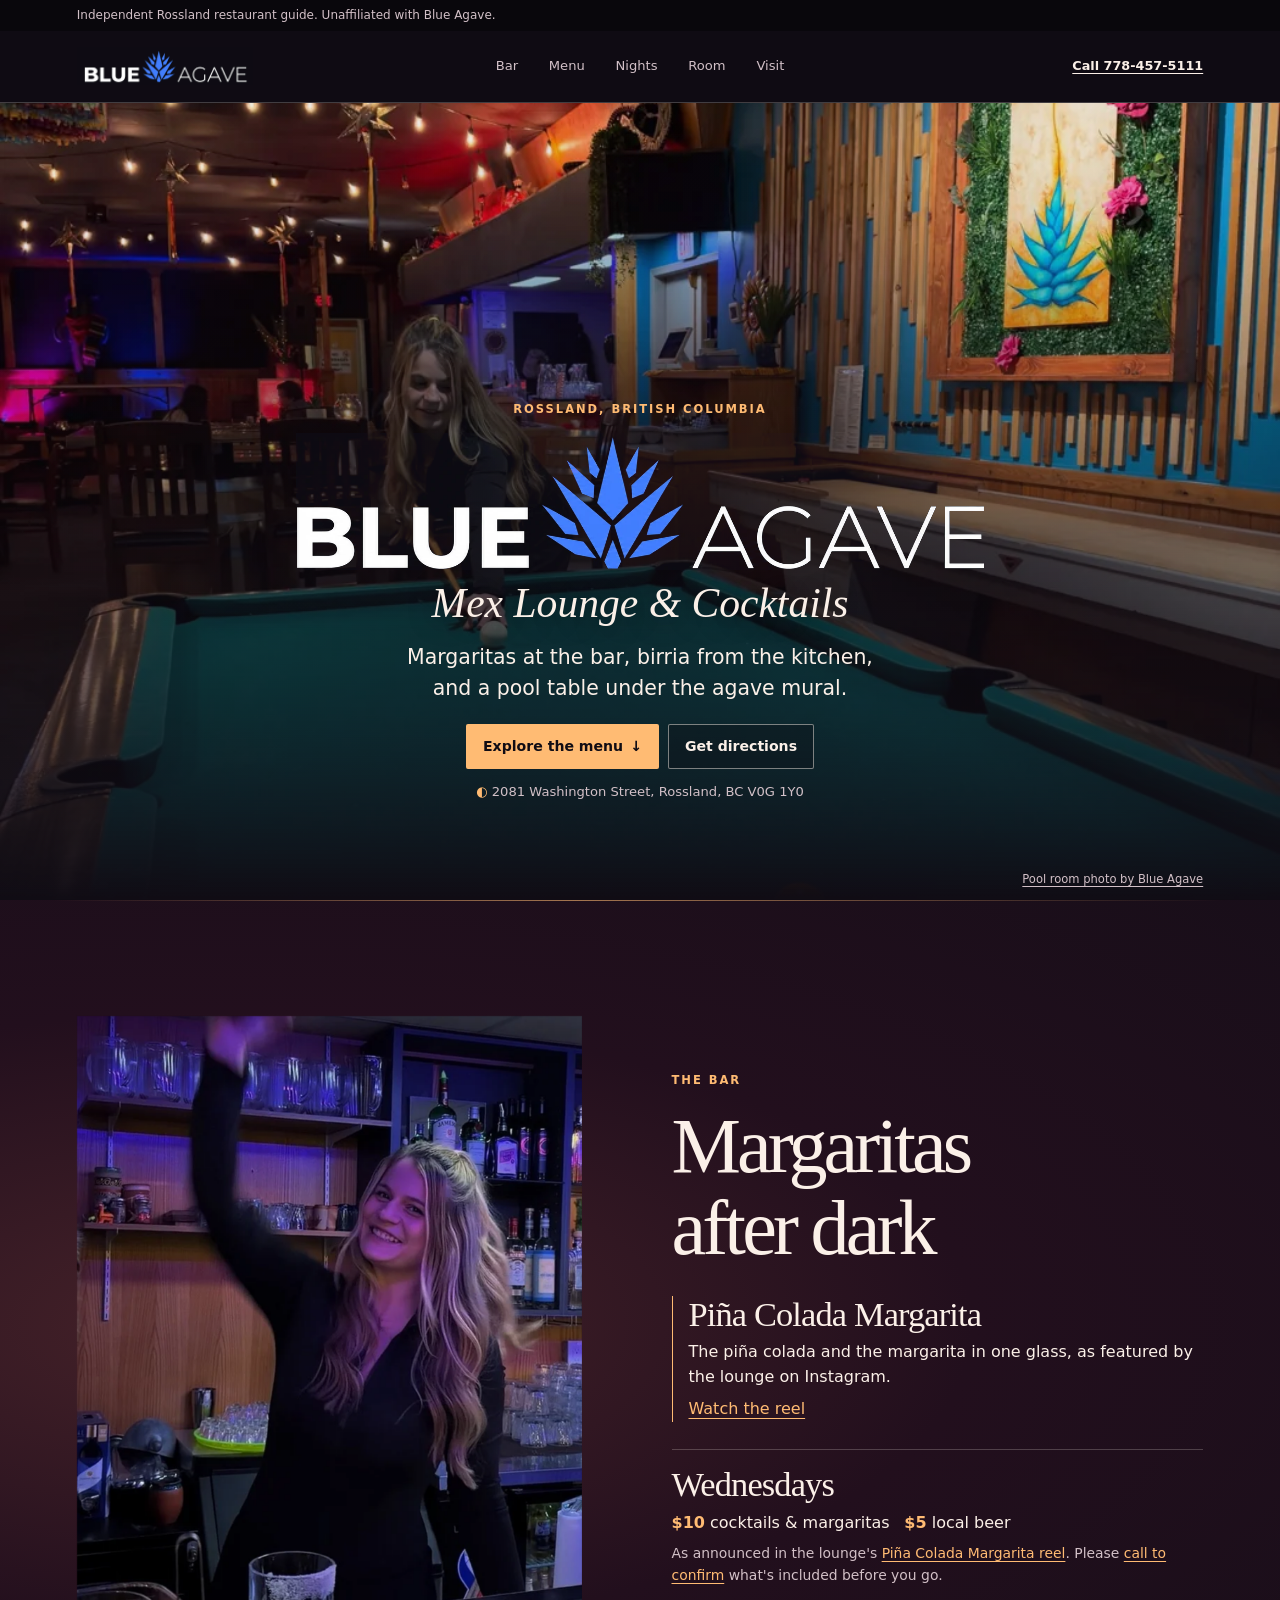
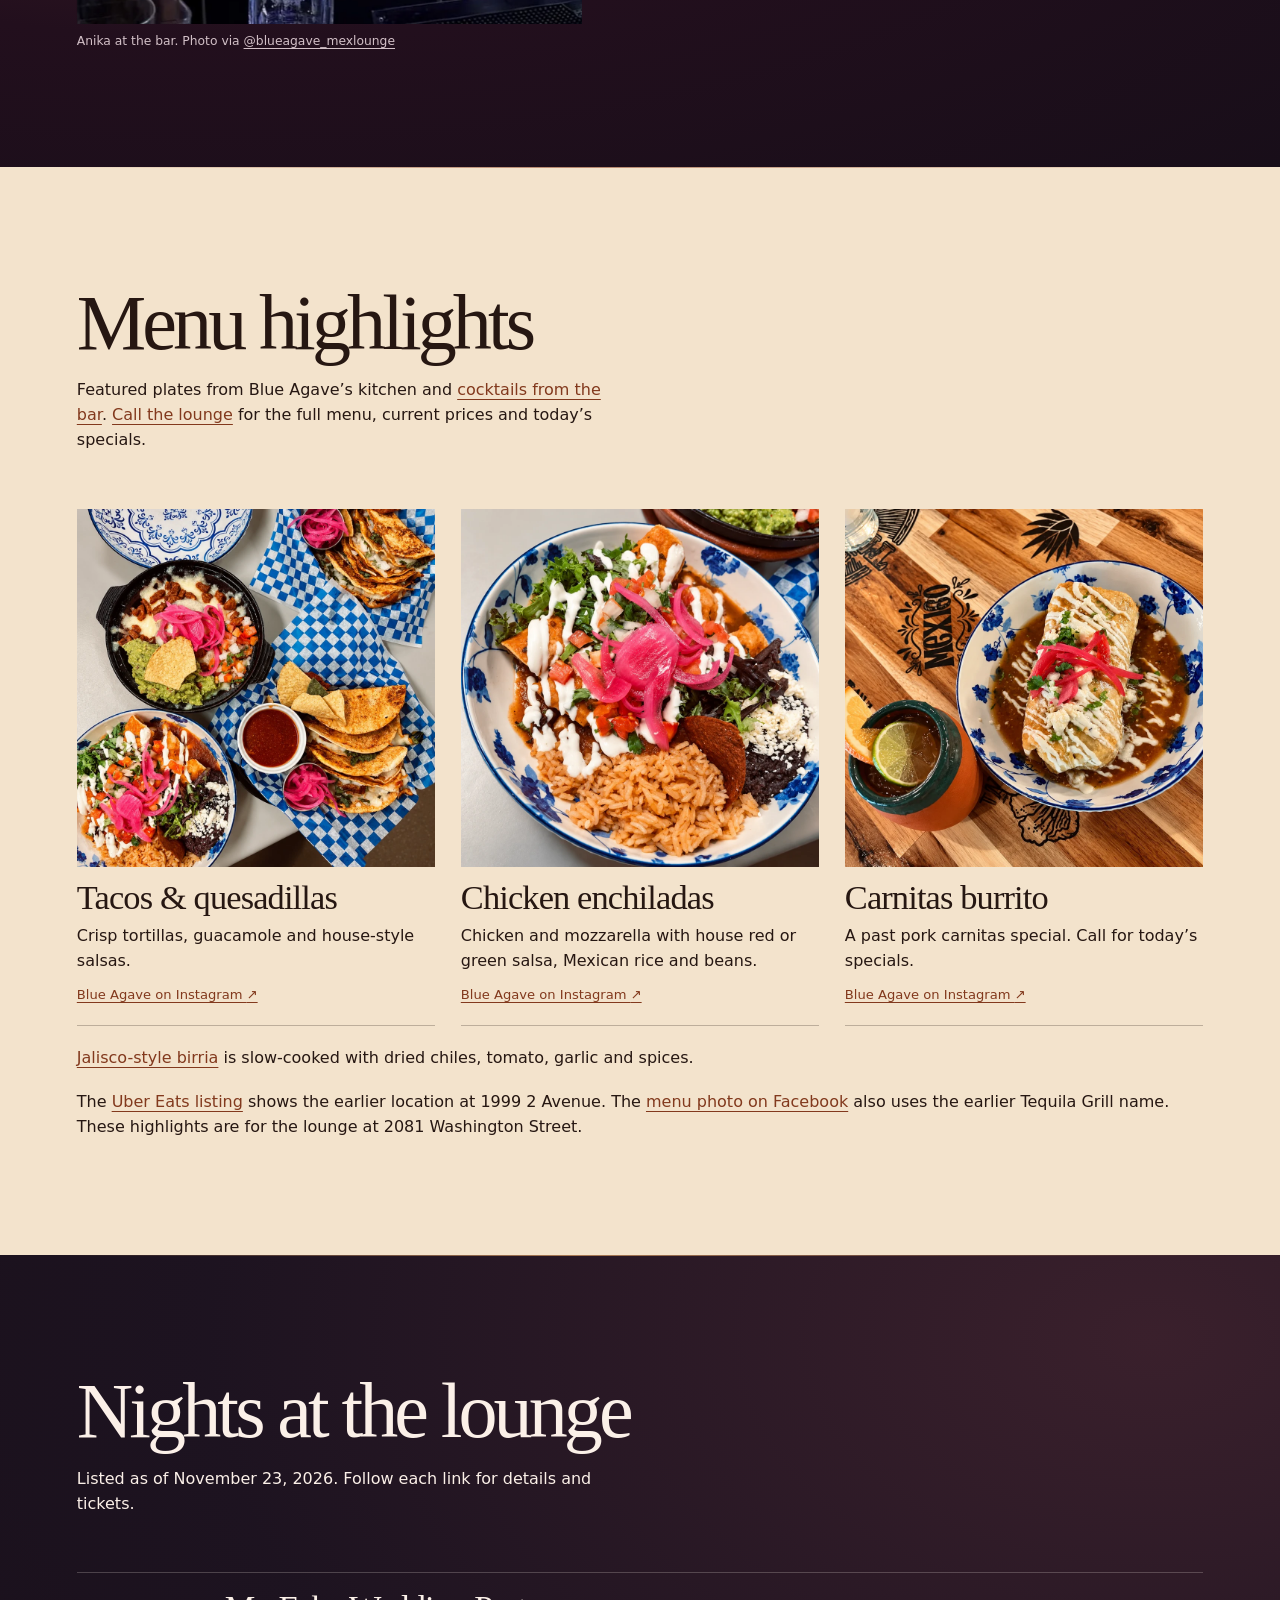
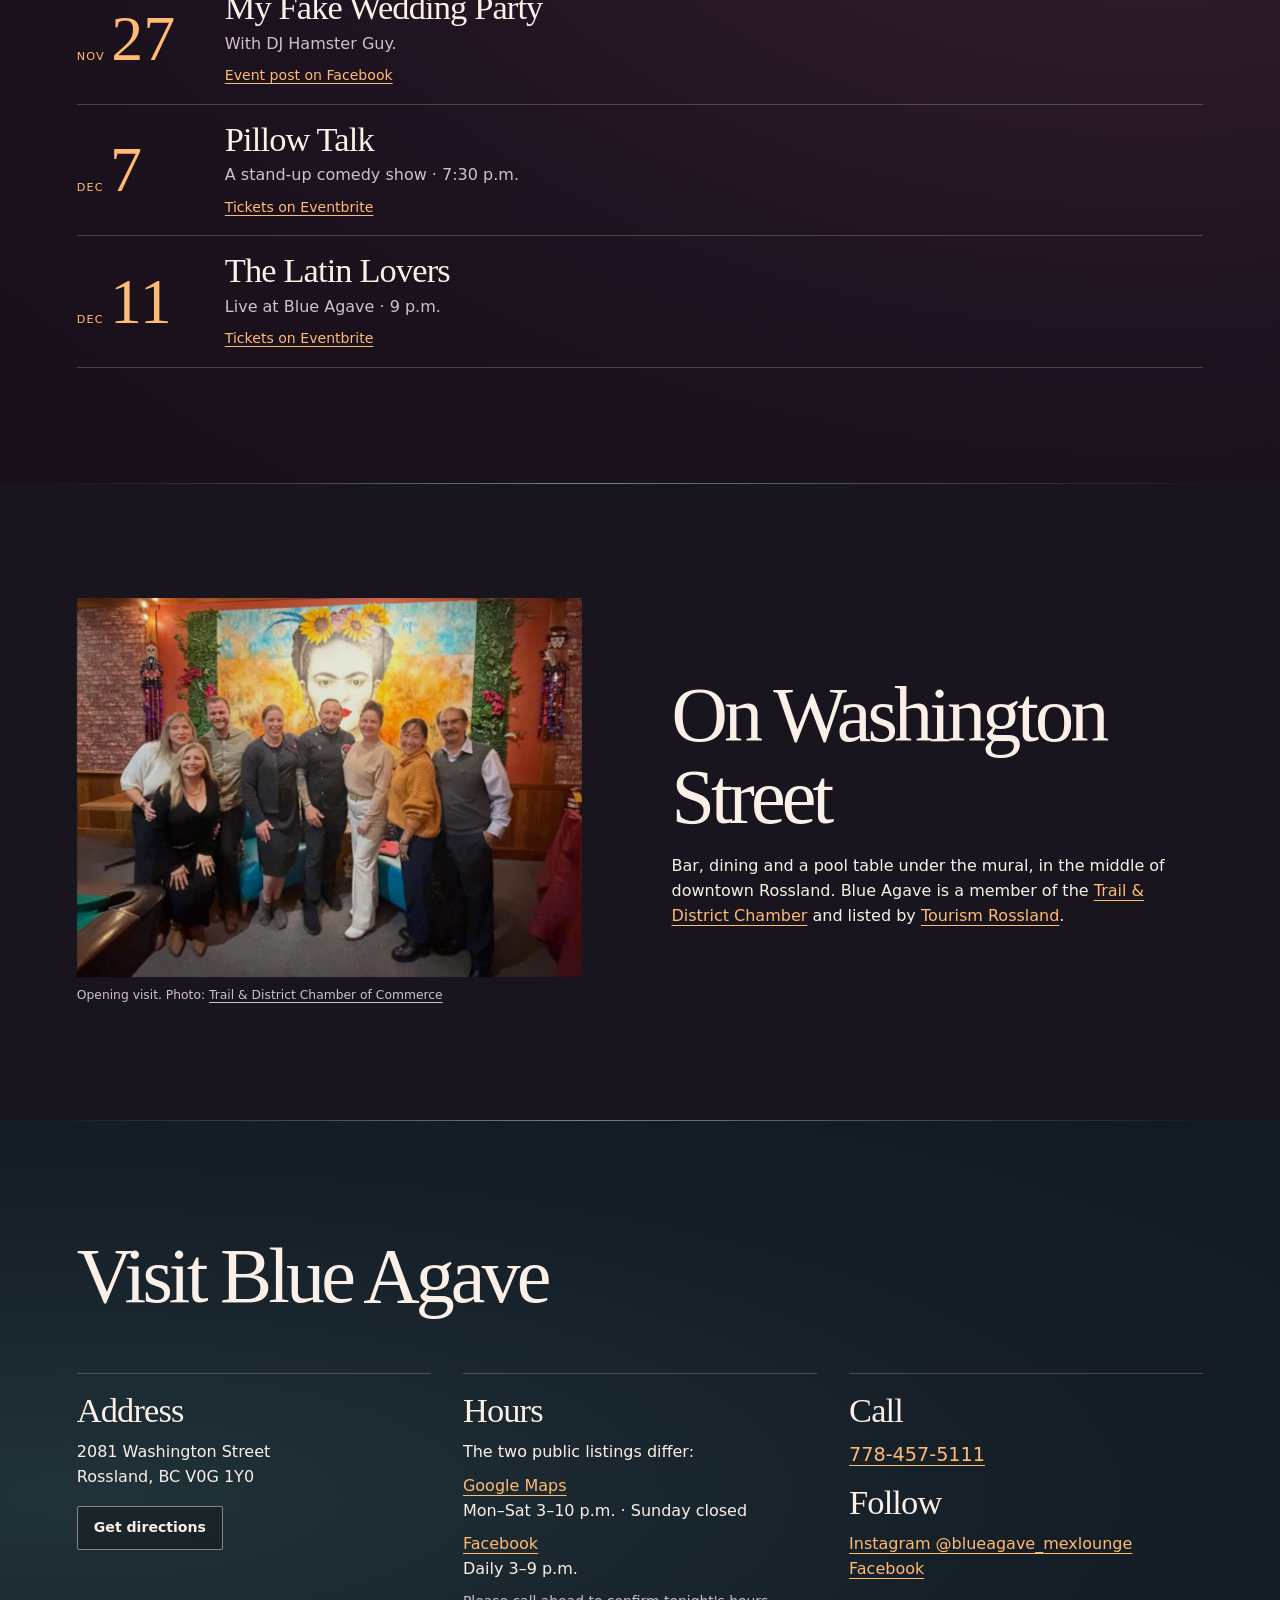
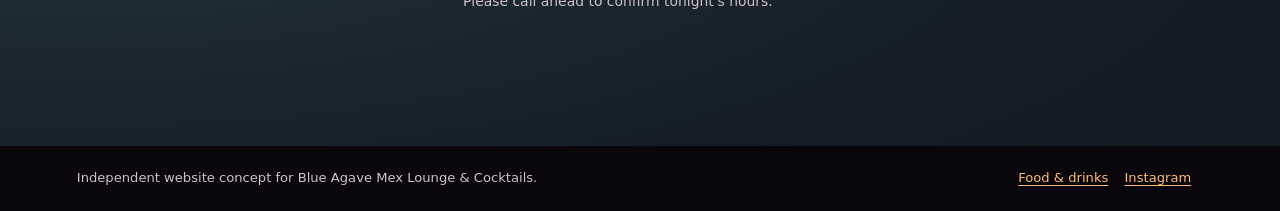
<file: index.html>
<!doctype html>
<html lang="en-CA">
<head>
  <meta charset="utf-8">
  <meta name="viewport" content="width=device-width, initial-scale=1">
  <meta name="description" content="Blue Agave is a Mexican restaurant and cocktail lounge at 2081 Washington Street in Rossland, BC. Browse menu highlights, live events, hours and directions.">
  <meta name="robots" content="max-image-preview:large">
  <meta name="theme-color" content="#100c14">
  <meta property="og:type" content="website">
  <meta property="og:site_name" content="Blue Agave Mex Lounge &amp; Cocktails">
  <meta property="og:title" content="Blue Agave Rossland | Menu, Mexican Food &amp; Cocktails">
  <meta property="og:description" content="Blue Agave menu highlights, cocktails and live events on Washington Street in Rossland.">
  <title>Blue Agave Rossland | Menu, Mexican Food &amp; Cocktails</title>
  <link rel="stylesheet" href="after-dark.css">
  <script src="motion.js" defer></script>
  <link rel="canonical" href="https://xsploit.github.io/blue-agave-rossland/">
  <meta property="og:url" content="https://xsploit.github.io/blue-agave-rossland/">
  <meta property="og:image" content="https://xsploit.github.io/blue-agave-rossland/assets/lounge-pool.webp">
  <meta property="og:image:alt" content="Pool table at Blue Agave Mex Lounge">
  <meta name="twitter:card" content="summary_large_image">
  <script type="application/ld+json">
{
  "@context": "https://schema.org",
  "@graph": [
    {
      "@type": "WebSite",
      "@id": "https://xsploit.github.io/blue-agave-rossland/#website",
      "url": "https://xsploit.github.io/blue-agave-rossland/",
      "name": "Blue Agave Rossland | Independent Guide",
      "inLanguage": "en-CA"
    },
    {
      "@type": "WebPage",
      "@id": "https://xsploit.github.io/blue-agave-rossland/#webpage",
      "url": "https://xsploit.github.io/blue-agave-rossland/",
      "name": "Blue Agave Rossland | Menu, Mexican Food & Cocktails",
      "isPartOf": {
        "@id": "https://xsploit.github.io/blue-agave-rossland/#website"
      },
      "inLanguage": "en-CA",
      "about": {
        "@type": "Restaurant",
        "name": "Blue Agave Mex Lounge & Cocktails",
        "servesCuisine": "Mexican",
        "telephone": "+1-778-457-5111",
        "address": {
          "@type": "PostalAddress",
          "streetAddress": "2081 Washington Street",
          "addressLocality": "Rossland",
          "addressRegion": "BC",
          "postalCode": "V0G 1Y0",
          "addressCountry": "CA"
        },
        "geo": {
          "@type": "GeoCoordinates",
          "latitude": 49.0778972,
          "longitude": -117.8005573
        },
        "hasMap": "https://www.google.com/maps?cid=7640500995493274756",
        "sameAs": [
          "https://www.instagram.com/blueagave_mexlounge/",
          "https://www.facebook.com/profile.php?id=100083240226908"
        ],
        "@id": "https://www.google.com/maps?cid=7640500995493274756#restaurant"
      }
    }
  ]
}
  </script>
</head>
<body id="top">
  <a class="skip" href="#main">Skip to content</a>

  <p class="concept-bar">Independent Rossland restaurant guide. Unaffiliated with Blue Agave.</p>

  <header class="top">
    <a class="wordmark" href="#main" aria-label="Blue Agave, back to top">
      <img src="assets/blue-agave-wordmark-dark.webp" alt="" width="1440" height="480">
    </a>
    <nav aria-label="Sections">
      <ul>
        <li><a href="#bar">Bar</a></li>
        <li><a href="#menu">Menu</a></li>
        <li><a href="#events">Nights</a></li>
        <li><a href="#room">Room</a></li>
        <li><a href="#visit">Visit</a></li>
      </ul>
    </nav>
    <a class="top-call" href="tel:+17784575111">Call 778-457-5111</a>
  </header>

  <main id="main" tabindex="-1">
    <section class="hero" aria-labelledby="title">
      <img class="hero-img" src="assets/lounge-pool.webp" width="1050" height="1400"
           alt="The pool room inside Blue Agave in Rossland, with a pool table in front of the lounge's painted mural."
           fetchpriority="high">
      <div class="hero-shade" aria-hidden="true"></div>
      <div class="hero-copy">
        <p class="eyebrow">Rossland, British Columbia</p>
        <h1 id="title" class="hero-logo">
          <img src="assets/blue-agave-wordmark-dark.webp" alt="Blue Agave" width="1440" height="480">
        </h1>
        <div class="hero-details">
          <p class="hero-subtitle">Mex Lounge &amp; Cocktails</p>
          <p class="lede">Margaritas at the bar, birria from the kitchen, and a pool table under the agave mural.</p>
          <div class="cta">
            <a class="btn btn-warm" href="#menu">Explore the menu <span aria-hidden="true">↓</span></a>
            <a class="btn btn-line" href="https://www.google.com/maps/dir/?api=1&amp;destination=49.0778972%2C-117.8005573">Get directions</a>
          </div>
          <p class="hero-addr"><span aria-hidden="true">◐</span> 2081 Washington Street, Rossland, BC V0G 1Y0</p>
        </div>
      </div>
      <p class="credit hero-credit"><a href="https://www.instagram.com/blueagave_mexlounge/p/Dfv0HGdm46I/">Pool room photo by Blue Agave</a></p>
    </section>

    <section id="bar" class="chapter bar" aria-labelledby="bar-h">
      <figure class="bar-photo">
        <img src="assets/anika-cocktails.webp"
             alt="Anika behind the bar at Blue Agave, preparing cocktails."
             width="900" height="1200" loading="lazy">
        <figcaption>Anika at the bar. Photo via <a href="https://www.instagram.com/blueagave_mexlounge/reel/Df07MLkArcn/">@blueagave_mexlounge</a></figcaption>
      </figure>
      <div class="bar-copy">
        <p class="kicker">The bar</p>
        <h2 id="bar-h">Margaritas after dark</h2>
        <article class="pour">
          <h3>Piña Colada Margarita</h3>
          <p>The piña colada and the margarita in one glass, as featured by the lounge on Instagram.</p>
          <a href="https://www.instagram.com/blueagave_mexlounge/reel/Df07MLkArcn/">Watch the reel</a>
        </article>
        <aside class="wed" aria-labelledby="wed-h">
          <h3 id="wed-h">Wednesdays</h3>
          <p class="wed-deal"><span>$10</span> cocktails &amp; margaritas <span>$5</span> local beer</p>
          <p class="note">As announced in the lounge's <a href="https://www.instagram.com/blueagave_mexlounge/reel/Df07MLkArcn/">Piña Colada Margarita reel</a>. Please <a href="tel:+17784575111">call to confirm</a> what's included before you go.</p>
        </aside>
      </div>
    </section>

    <section id="menu" class="chapter kitchen" aria-labelledby="kitchen-h">
      <div class="section-head">
        <h2 id="kitchen-h">Menu highlights</h2>
        <p>Featured plates from Blue Agave’s kitchen and <a href="#bar">cocktails from the bar</a>. <a href="tel:+17784575111">Call the lounge</a> for the full menu, current prices and today’s specials.</p>
      </div>
      <ul class="dishes">
        <li>
          <img src="assets/food-tacos.webp" width="960" height="960" alt="Tacos, quesadillas, guacamole and enchiladas on Blue Agave’s table" loading="lazy" decoding="async">
          <h3>Tacos &amp; quesadillas</h3>
          <p>Crisp tortillas, guacamole and house-style salsas.</p>
          <a href="https://www.instagram.com/blueagave_mexlounge/p/DeivigbgzY_/" aria-label="Blue Agave’s Instagram post featuring tacos and quesadillas">Blue Agave on Instagram <span aria-hidden="true">↗</span></a>
        </li>
        <li>
          <img src="assets/food-enchiladas.webp" width="960" height="960" alt="Chicken enchiladas in red salsa with rice and beans on a blue and white plate" loading="lazy" decoding="async">
          <h3>Chicken enchiladas</h3>
          <p>Chicken and mozzarella with house red or green salsa, Mexican rice and beans.</p>
          <a href="https://www.instagram.com/blueagave_mexlounge/p/DemjTHhg1Za/" aria-label="Blue Agave’s Instagram post featuring chicken enchiladas">Blue Agave on Instagram <span aria-hidden="true">↗</span></a>
        </li>
        <li>
          <img src="assets/food-carnitas.webp" width="960" height="960" alt="Carnitas burrito in salsa, topped with crema and pink pickled onions" loading="lazy" decoding="async">
          <h3>Carnitas burrito</h3>
          <p>A past pork carnitas special. Call for today’s specials.</p>
          <a href="https://www.instagram.com/blueagave_mexlounge/p/DeVKhzIBe8z/" aria-label="Blue Agave’s Instagram post featuring the carnitas burrito special">Blue Agave on Instagram <span aria-hidden="true">↗</span></a>
        </li>
      </ul>
      <p class="kitchen-extra"><a href="https://www.instagram.com/blueagave_mexlounge/reel/DeSUfLkyuOT/">Jalisco-style birria</a> is slow-cooked with dried chiles, tomato, garlic and spices.</p>
      <p class="kitchen-extra">The <a href="https://www.ubereats.com/ca/store/blue-agave-tequila-grill/0rQOXJSQW9iFT_zVoxbObA">Uber Eats listing</a> shows the earlier location at 1999 2 Avenue. The <a href="https://www.facebook.com/photo/?fbid=239083528876320&amp;set=pcb.239083692209637">menu photo on Facebook</a> also uses the earlier Tequila Grill name. These highlights are for the lounge at 2081 Washington Street.</p>
    </section>

    <section id="events" class="chapter nights" aria-labelledby="nights-h">
      <div class="section-head">
        <h2 id="nights-h">Nights at the lounge</h2>
        <p>Listed as of November 23, 2026. Follow each link for details and tickets.</p>
      </div>
      <ul class="marquee">
        <li>
          <time datetime="2026-11-27"><span class="m">Nov</span><span class="d">27</span></time>
          <div>
            <h3>My Fake Wedding Party</h3>
            <p>With DJ Hamster Guy.</p>
            <a href="https://www.facebook.com/photo.php?fbid=1121457590638905">Event post on Facebook</a>
          </div>
        </li>
        <li>
          <time datetime="2026-12-07T19:30"><span class="m">Dec</span><span class="d">7</span></time>
          <div>
            <h3>Pillow Talk</h3>
            <p>A stand-up comedy show · 7:30&nbsp;p.m.</p>
            <a href="https://www.eventbrite.ca/e/pillow-talk-a-stand-up-comedy-show-tickets-2004402504849">Tickets on Eventbrite</a>
          </div>
        </li>
        <li>
          <time datetime="2026-12-11T21:00"><span class="m">Dec</span><span class="d">11</span></time>
          <div>
            <h3>The Latin Lovers</h3>
            <p>Live at Blue Agave · 9&nbsp;p.m.</p>
            <a href="https://www.eventbrite.com/e/the-latin-lovers-live-at-blue-agave-tickets-2004963567001">Tickets on Eventbrite</a>
          </div>
        </li>
      </ul>
    </section>

    <section id="room" class="chapter room" aria-labelledby="room-h">
      <figure class="room-photo">
        <img src="assets/chamber-visit.webp"
             alt="Trail and District Chamber of Commerce visit marking the opening of Blue Agave in Rossland."
             width="1200" height="900" loading="lazy">
        <figcaption>Opening visit. Photo: <a href="https://www.instagram.com/trail.chamber/p/DfaLZmAzGK5/">Trail &amp; District Chamber of Commerce</a></figcaption>
      </figure>
      <div class="room-copy">
        <h2 id="room-h">On Washington Street</h2>
        <p>Bar, dining and a pool table under the mural, in the middle of downtown Rossland. Blue Agave is a member of the <a href="https://business.trailchamber.bc.ca/list/member/blue-agave-mex-lounge-cocktails-inc-1744">Trail &amp; District Chamber</a> and listed by <a href="https://www.tourismrossland.com/venue/blue-agave-mex-lounge/">Tourism Rossland</a>.</p>
      </div>
    </section>

    <section id="visit" class="chapter visit" aria-labelledby="visit-h">
      <div class="section-head">
        <h2 id="visit-h">Visit Blue Agave</h2>
      </div>
      <div class="visit-grid">
        <div class="card">
          <h3>Address</h3>
          <address>2081 Washington Street<br>Rossland, BC V0G 1Y0</address>
          <p><a class="btn btn-line" href="https://www.google.com/maps/dir/?api=1&amp;destination=49.0778972%2C-117.8005573">Get directions</a></p>
        </div>
        <div class="card" id="hours">
          <h3>Hours</h3>
          <p>The two public listings differ:</p>
          <dl class="hours">
            <dt><a href="https://www.google.com/maps?cid=7640500995493274756">Google Maps</a></dt>
            <dd>Mon–Sat 3–10&nbsp;p.m. · Sunday closed</dd>
            <dt><a href="https://www.facebook.com/profile.php?id=100083240226908">Facebook</a></dt>
            <dd>Daily 3–9&nbsp;p.m.</dd>
          </dl>
          <p class="note">Please call ahead to confirm tonight's hours.</p>
        </div>
        <div class="card">
          <h3>Call</h3>
          <p><a class="big-tel" href="tel:+17784575111">778-457-5111</a></p>
          <h3>Follow</h3>
          <ul class="links">
            <li><a href="https://www.instagram.com/blueagave_mexlounge/">Instagram @blueagave_mexlounge</a></li>
            <li><a href="https://www.facebook.com/profile.php?id=100083240226908">Facebook</a></li>
          </ul>
        </div>
      </div>
    </section>
  </main>

  <footer class="foot">
    <p>Independent website concept for Blue Agave Mex Lounge &amp; Cocktails.</p>
    <p><a href="#menu">Food &amp; drinks</a> <a href="https://www.instagram.com/blueagave_mexlounge/">Instagram</a></p>
  </footer>
</body>
</html>
</file>
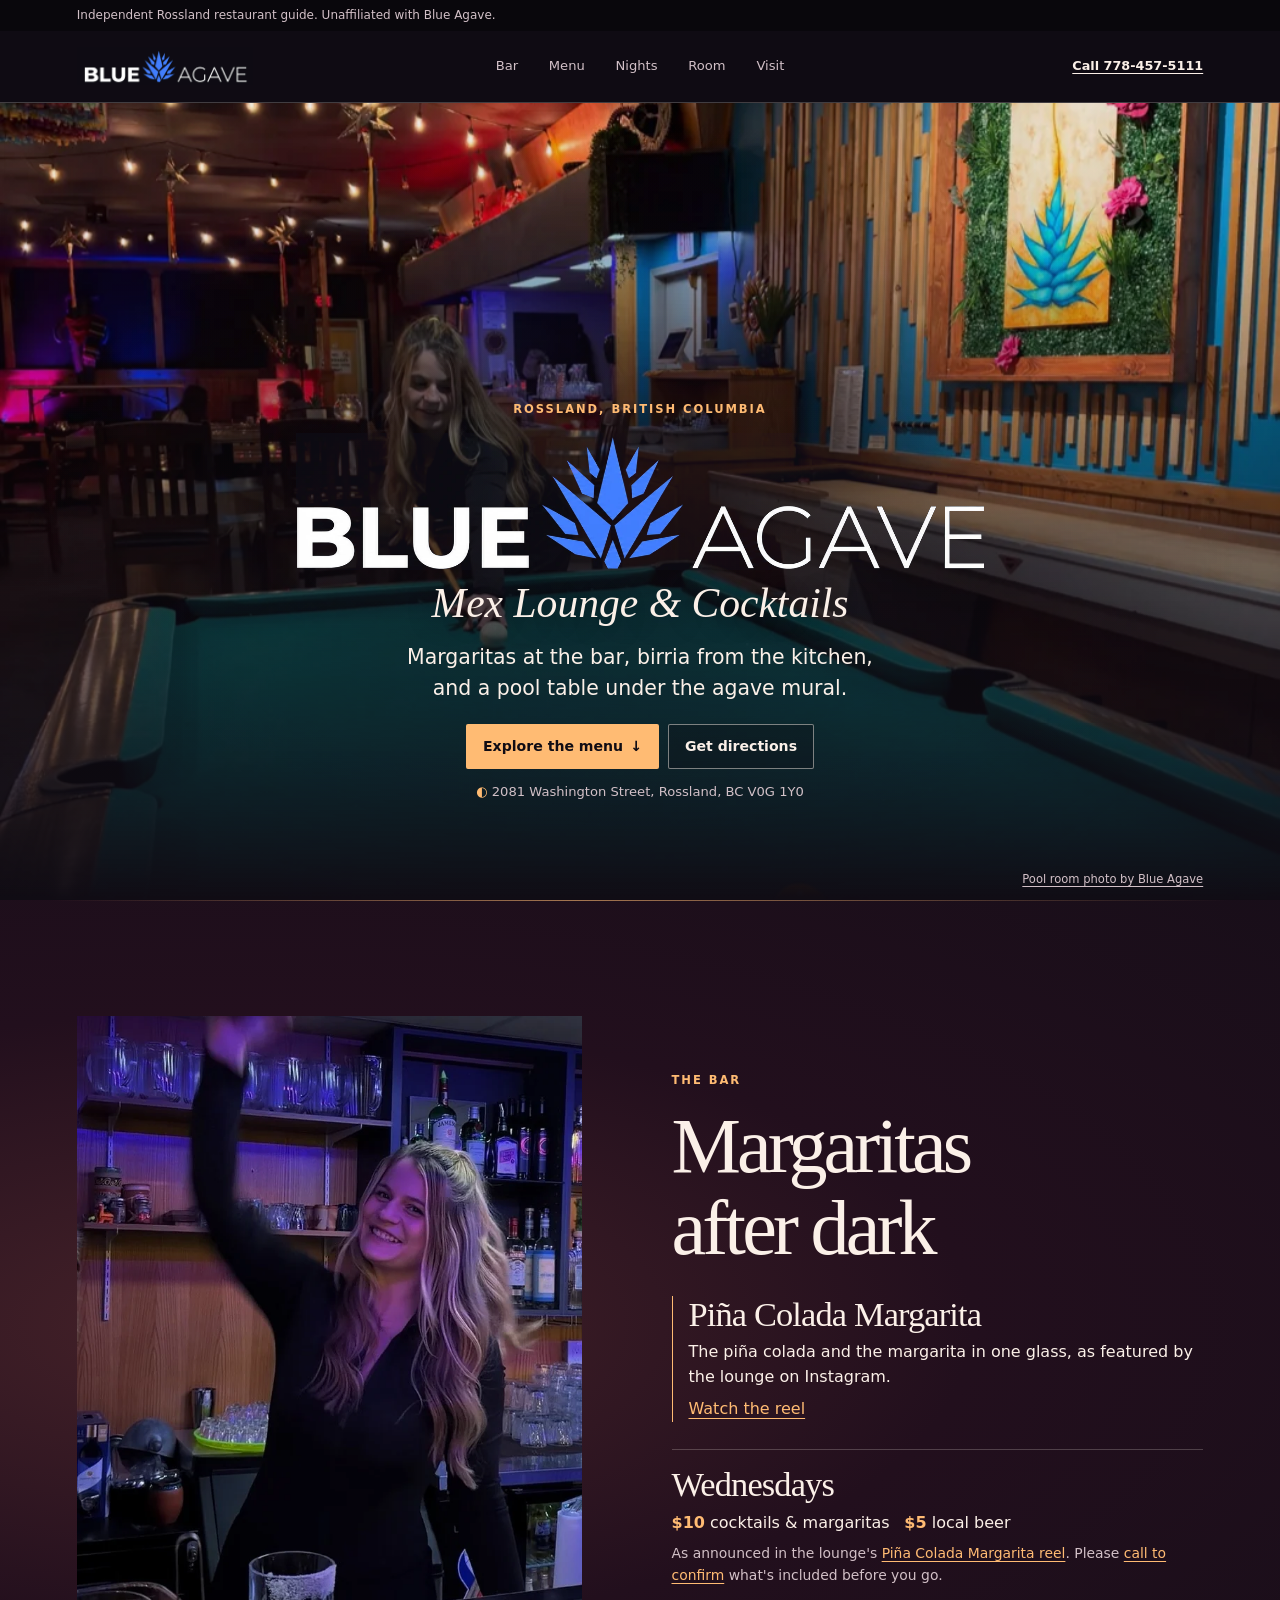
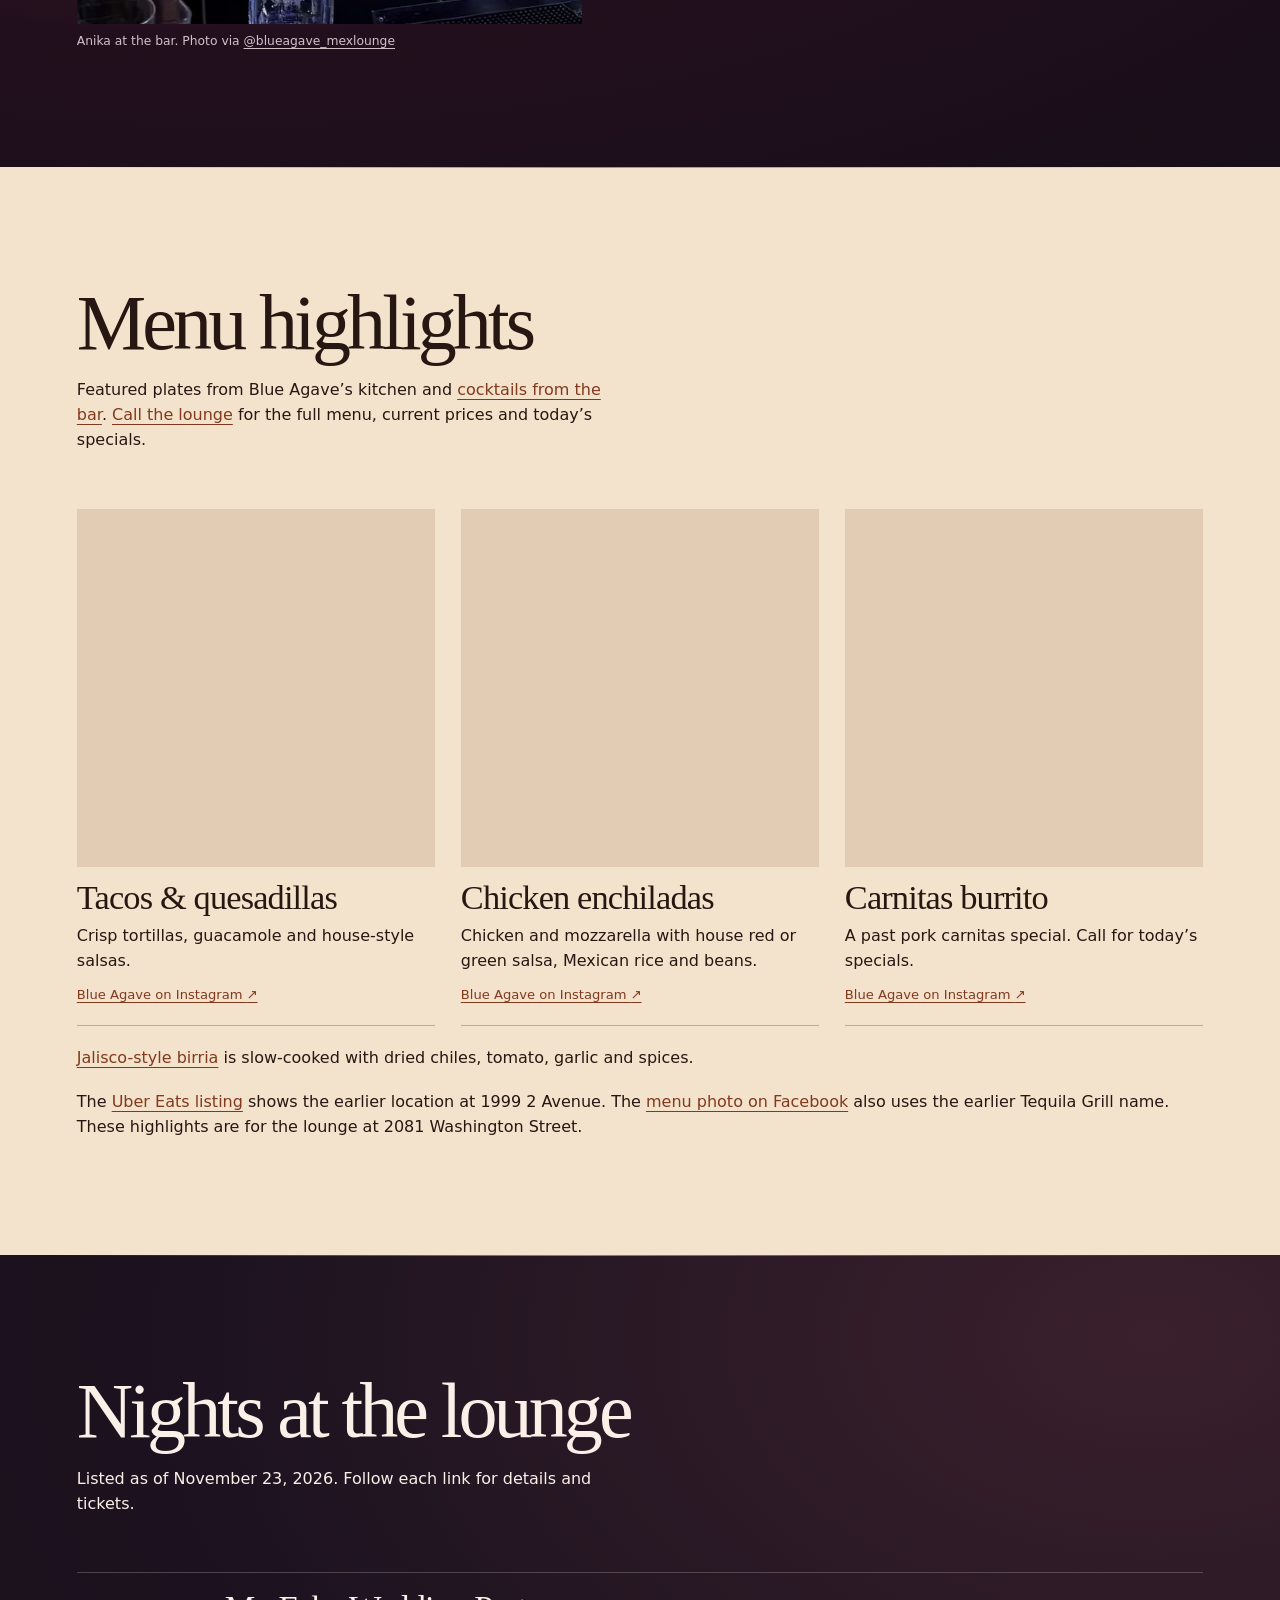
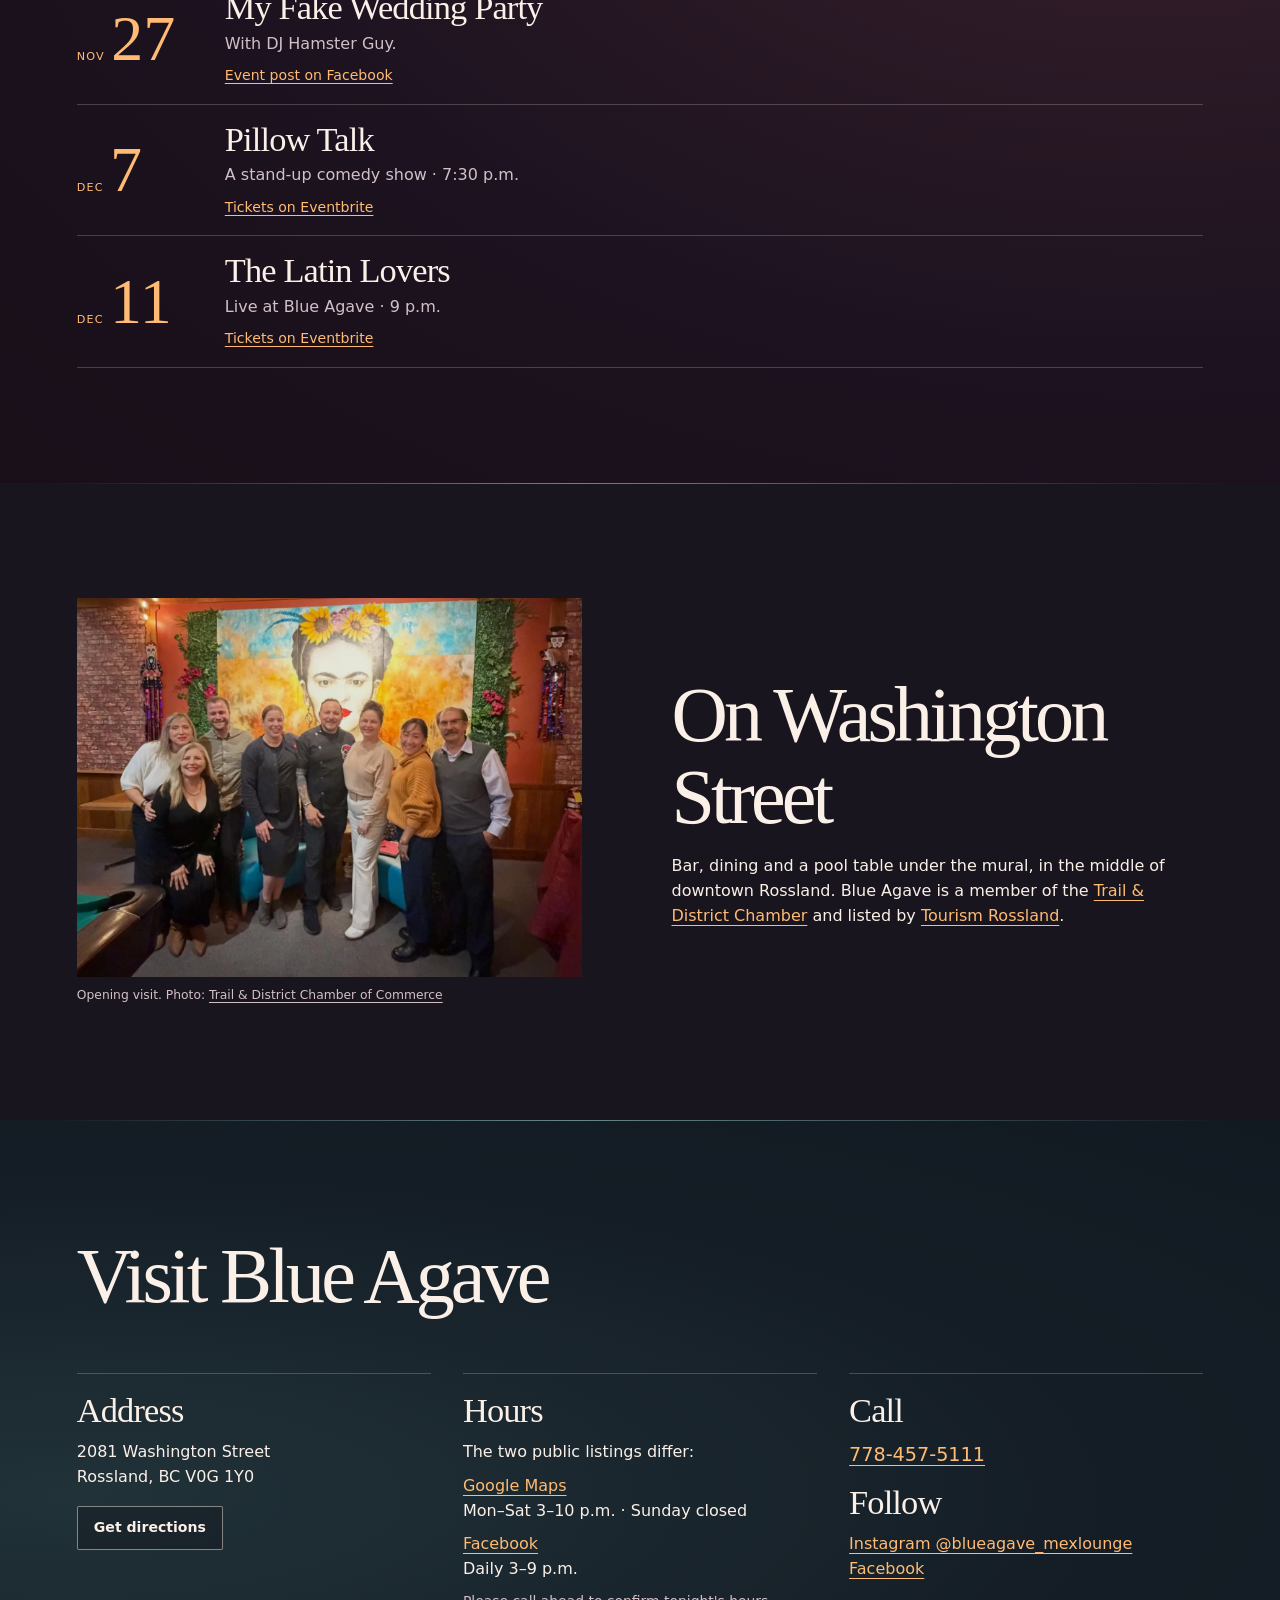
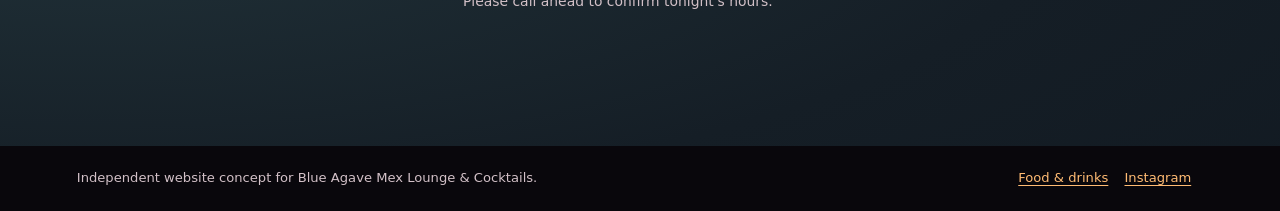
<file: menu/index.html>
<!doctype html>
<html lang="en-CA">
<head>
  <meta charset="utf-8">
  <meta name="viewport" content="width=device-width, initial-scale=1">
  <title>Blue Agave Rossland</title>
  <link rel="canonical" href="https://xsploit.github.io/blue-agave-rossland/">
  <meta http-equiv="refresh" content="0; url=../">
</head>
<body>
  <p>The menu highlights have moved to the <a href="../">Blue Agave Rossland homepage</a>.</p>
</body>
</html>
</file>
<file: after-dark.css>
:root {
  --ink: #100c14;
  --text: #fbf0e8;
  --muted: #d2c0c7;
  --amber: #ffbb73;
  --teal: #9cd0c9;
  --line: #fbf0e837;
  --display: "Iowan Old Style", "Palatino Linotype", Georgia, serif;
  --pad: clamp(1rem, 6vw, 6.5rem);
  --gutter: max(var(--pad), calc((100% - 80rem) / 2));
  --nav-height: 4.5rem;
  --ease: cubic-bezier(.2, .7, .2, 1);
  color-scheme: dark;
}

*, *::before, *::after { box-sizing: border-box; }
html { scroll-behavior: smooth; scroll-padding-top: var(--nav-height); }
body { margin: 0; background: var(--ink); color: var(--text); font: 1rem/1.55 system-ui, sans-serif; }
img { display: block; max-width: 100%; height: auto; }
a { color: var(--amber); text-underline-offset: .22em; }
a:hover { text-decoration-thickness: 2px; }
:focus-visible { outline: 2px solid currentColor; outline-offset: 4px; }
h1, h2, h3 { margin: 0; font-family: var(--display); font-weight: 400; line-height: 1.05; }
h2 { font-size: clamp(2.7rem, 6.1vw, 5.75rem); letter-spacing: -.05em; }
h3 { font-size: clamp(1.45rem, 3vw, 2.15rem); letter-spacing: -.025em; }
p, figure, dl { margin: 0; }
figure img { width: 100%; object-fit: cover; }
figcaption { margin-top: .55rem; color: var(--muted); font-size: .77rem; }
figcaption a { color: inherit; }
address { font-style: normal; }
.skip { position: fixed; z-index: 30; inset: .5rem auto auto .5rem; padding: .7rem 1rem; background: var(--text); color: var(--ink); transform: translateY(-150%); }
.skip:focus { transform: none; }

.concept-bar {
  display: flex; justify-content: space-between; gap: 1rem;
  padding: .38rem var(--gutter); background: #09070c; color: var(--muted); font-size: .75rem;
}
.concept-bar a { color: inherit; }
.top {
  position: sticky; top: 0; z-index: 10;
  display: grid; grid-template-columns: 1fr auto 1fr; align-items: center; gap: 1rem;
  min-height: 4.5rem; padding: .5rem var(--gutter);
  background: #100c14ed; border-bottom: 1px solid var(--line); backdrop-filter: blur(13px);
}
.top::after {
  content: ""; pointer-events: none; position: absolute; inset: auto 0 -1px; height: 2px;
  background: linear-gradient(90deg, var(--teal), var(--amber));
  transform: scaleX(var(--page-progress, 0)); transform-origin: left;
}
.wordmark { display: block; width: clamp(7.4rem, 18vw, 11rem); height: 2.4rem; }
.wordmark img, .hero-logo { mix-blend-mode: lighten; }
.wordmark img { width: 100%; height: 100%; object-fit: cover; object-position: 50% 44%; }
.top ul { display: flex; gap: clamp(.8rem, 2.4vw, 2.3rem); list-style: none; margin: 0; padding: 0; }
.top nav a { display: inline-flex; align-items: center; min-height: 2.75rem; color: var(--muted); text-decoration: none; font-size: .82rem; }
.top nav a:hover, .top nav a[aria-current] { color: var(--amber); text-decoration: underline; }
.top-call { justify-self: end; color: var(--text); font-size: .8rem; font-weight: 650; white-space: nowrap; }

.hero {
  position: relative; isolation: isolate; display: grid;
  min-height: max(34rem, calc(100svh - var(--nav-height) - 1.9rem)); overflow: hidden;
  background: var(--ink);
}
.hero-img, .hero-shade { position: absolute; inset: 0; width: 100%; height: 100%; }
.hero-img { z-index: -2; object-fit: cover; object-position: 50% 46%; }
.hero-shade {
  z-index: -1;
  background:
    linear-gradient(180deg, #100c1412 15%, #100c1466 55%, #100c14 100%),
    radial-gradient(ellipse at 50% 56%, #100c1477, transparent 68%);
}
.hero-copy {
  display: grid; grid-template-rows: minmax(min-content, 1fr) auto minmax(min-content, 1fr);
  align-items: start; justify-items: center; padding: 1.9rem var(--gutter); text-align: center;
}
.eyebrow, .kicker { margin-bottom: .9rem; color: var(--amber); font-size: .72rem; font-weight: 700; letter-spacing: .17em; text-transform: uppercase; }
.hero-copy .eyebrow { align-self: end; }
.hero-logo { display: block; width: min(100%, 43rem); aspect-ratio: 5 / 1; overflow: hidden; }
.hero-logo img { width: 109%; max-width: none; height: 100%; margin-left: -4.6%; object-fit: cover; object-position: 50% 44%; }
.hero-subtitle { margin-top: .28em; font: italic clamp(1.35rem, 3.25vw, 3rem)/1.05 var(--display); text-shadow: 0 3px 28px #100c1470; }
.lede { max-width: 37ch; margin: 1rem auto 0; font-size: clamp(1.02rem, 1.65vw, 1.28rem); }
.cta { display: flex; flex-wrap: wrap; justify-content: center; gap: .55rem; margin-top: 1.2rem; }
.btn { display: inline-flex; align-items: center; justify-content: center; gap: .45rem; min-height: 2.8rem; padding: .5rem 1rem; border: 1px solid transparent; border-radius: 2px; text-decoration: none; font-size: .88rem; font-weight: 700; }
.btn-warm { background: var(--amber); color: var(--ink); }
.btn-warm:hover { background: #ffcf9e; }
.btn-line { border-color: #fbf0e879; background: #100c144a; color: var(--text); }
.btn-line:hover { background: var(--text); color: var(--ink); }
.hero-addr { margin-top: .8rem; color: var(--muted); font-size: .82rem; }
.hero-addr span { color: var(--amber); }
.hero-credit { position: absolute; right: var(--gutter); bottom: .7rem; font-size: .72rem; }
.hero-credit a { color: var(--muted); }

.chapter { position: relative; padding: clamp(3.8rem, 9vw, 8rem) var(--gutter); background: var(--panel); }
.chapter::before {
  content: ""; position: absolute; top: 0; left: 0; width: 100%; height: 1px;
  background: linear-gradient(90deg, transparent 4%, var(--chapter-light, var(--amber)) 45%, transparent 96%);
  opacity: .6;
}
.chapter .section-head { margin-bottom: clamp(1.65rem, 5vw, 3.5rem); }
.section-head p { max-width: 52ch; margin-top: .9rem; }
.bar, .room { display: grid; grid-template-columns: minmax(0, .95fr) minmax(0, 1fr); gap: clamp(1.5rem, 7vw, 7rem); align-items: center; }
.bar { --panel: radial-gradient(ellipse at 18% 49%, #462229 0%, #220f1d 50%, #180e19 100%); }
.bar-photo img { max-height: 38rem; aspect-ratio: 4 / 5; object-position: 50% 42%; }
.bar-copy h2 { max-width: 9ch; }
.pour { margin: 1.7rem 0; padding-left: 1rem; border-left: 1px solid var(--amber); }
.pour p, .wed p { margin: .5rem 0; }
.wed { padding: 1rem 0 0; border-top: 1px solid var(--line); }
.wed-deal span { color: var(--amber); font-weight: 700; }
.wed-deal span + span { margin-left: .6rem; }
.note { color: var(--muted); font-size: .87rem; }

.kitchen { --panel: #f3e3cc; --chapter-light: #8d492e; color: #261712; color-scheme: light; }
.kitchen a { color: #82391d; }
.dishes, .marquee, .links { list-style: none; margin: 0; padding: 0; }
.dishes { display: grid; grid-template-columns: repeat(3, minmax(0, 1fr)); gap: 1.8rem clamp(.8rem, 2vw, 1.6rem); }
.dishes li { padding-bottom: 1.1rem; border-bottom: 1px solid #26171243; }
.dishes img { width: 100%; aspect-ratio: 1; object-fit: cover; background: #e2cdb4; }
.dishes h3 { margin-top: .75rem; }
.dishes p { margin: .55rem 0; }
.dishes a { font-size: .82rem; }
.kitchen-extra { margin-top: 1.25rem; }

.nights { --panel: radial-gradient(ellipse at 90% 10%, #3a202c, #1d1320 58%, #180f19); }
.marquee li { display: grid; grid-template-columns: clamp(4.2rem, 11vw, 8rem) 1fr; align-items: center; gap: .7rem 1.25rem; padding: 1rem 0; border-block-start: 1px solid var(--line); }
.marquee li:last-child { border-bottom: 1px solid var(--line); }
.marquee time { display: flex; align-items: baseline; flex-wrap: wrap; gap: .25rem .4rem; color: var(--amber); }
.marquee .m { font-size: .7rem; letter-spacing: .1em; text-transform: uppercase; }
.marquee .d { font: clamp(2rem, 5.5vw, 4rem)/1 var(--display); }
.marquee p { margin: .4rem 0; color: var(--muted); }
.marquee a { font-size: .88rem; }

.room { --panel: #18151e; --chapter-light: var(--teal); }
.room-photo img { aspect-ratio: 4 / 3; }
.room-copy p { margin-top: 1rem; }
.visit { --panel: radial-gradient(ellipse at 6% 60%, #213239, #151e26 58%, #111921); --chapter-light: var(--teal); }
.visit-grid { display: grid; grid-template-columns: repeat(3, minmax(0, 1fr)); gap: .8rem 2rem; }
.card { padding: 1.1rem 0; border-top: 1px solid var(--line); }
.card h3 { margin-bottom: .75rem; }
.card h3:not(:first-child) { margin-top: .9rem; }
.card address { margin-bottom: 1rem; }
.card > p + dl, .card .note { margin-top: .6rem; }
.hours dt { margin-top: .5rem; }
.hours dd { margin: 0; }
.big-tel { font-size: 1.2rem; }
.links a { overflow-wrap: anywhere; }
.foot { display: flex; justify-content: space-between; flex-wrap: wrap; gap: .6rem 1rem; padding: 1.4rem var(--gutter); background: #09070c; color: var(--muted); font-size: .82rem; }
.foot a { margin-right: .75rem; }

@keyframes light-sweep { from { opacity: .15; transform: scaleX(.15); } to { opacity: .6; transform: scaleX(1); } }
@keyframes room-drift { from { transform: scale(1); } to { transform: scale(1.08) translateY(3%); } }
@keyframes chapter-heading { from { opacity: .62; transform: translateY(14px); } to { opacity: 1; transform: none; } }
@keyframes photo-reveal { from { clip-path: inset(0 13% 0 0); } to { clip-path: inset(0); } }
@media (prefers-reduced-motion: no-preference) {
  .chapter.is-entering::before { animation: light-sweep .85s var(--ease) both; }
  .chapter.is-entering h2 { animation: chapter-heading .58s var(--ease) both; }
  .chapter.is-entering figure img { animation: photo-reveal .76s var(--ease) both; }
  @supports (animation-timeline: view()) {
    .hero { view-timeline-name: --hero; }
    .hero-img { animation: room-drift linear both; animation-timeline: --hero; animation-range: exit 0% exit 100%; transform-origin: 56% 75%; }
  }
}
@media (max-width: 720px) {
  :root { --nav-height: 5.5rem; }
  .top { grid-template-columns: 1fr 1fr; row-gap: 0; min-height: 5.5rem; }
  .top nav { grid-column: 1 / -1; grid-row: 2; }
  .top-call { grid-column: 2; grid-row: 1; }
  .top ul { justify-content: space-between; gap: .55rem; }
  .hero { min-height: max(32rem, calc(100svh - var(--nav-height) - 1.9rem)); }
  .hero-img { object-position: 62% 45%; }
  .hero-shade { background: linear-gradient(180deg, #100c1410 9%, #100c142c 28%, #100c148f 55%, #100c14 100%); }
  .bar, .room, .visit-grid { grid-template-columns: 1fr; }
  .bar-copy { grid-row: 1; }
  .bar-photo img { aspect-ratio: 4 / 3; }
  .dishes { grid-template-columns: repeat(2, minmax(0, 1fr)); }
}
@media (max-width: 520px) {
  .dishes { grid-template-columns: 1fr; }
}
@media (max-width: 360px) {
  .top-call, .top nav a { font-size: .75rem; }
}

@media (prefers-reduced-motion: reduce) {
  html { scroll-behavior: auto; }
}
</file>
